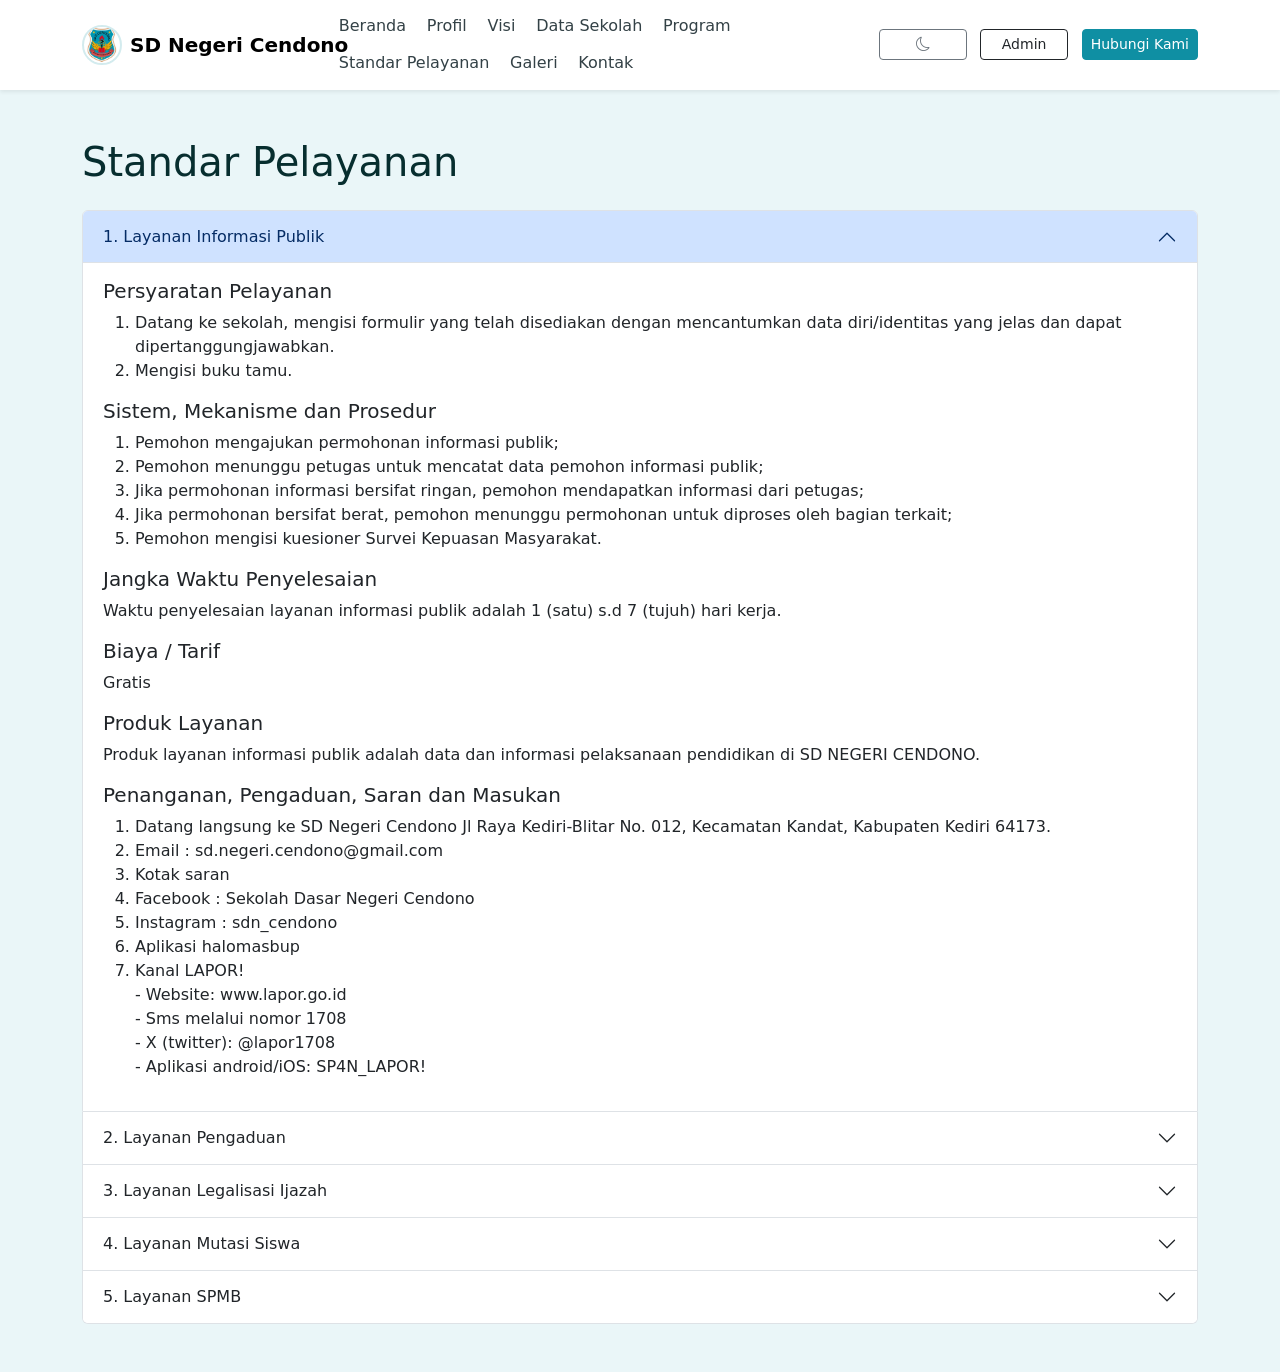
<file: standar.html>
<!doctype html>
<html lang="id">
<head>
  <meta charset="utf-8">
  <meta name="viewport" content="width=device-width, initial-scale=1">
  <title>Standar Pelayanan - SD Negeri Cendono</title>
  <link href="https://cdn.jsdelivr.net/npm/bootstrap@5.3.0/dist/css/bootstrap.min.css" rel="stylesheet">
  <link href="https://cdn.jsdelivr.net/npm/bootstrap-icons@1.10.5/font/bootstrap-icons.css" rel="stylesheet">
  <link href="css/style.css" rel="stylesheet">
  <link href="https://cdnjs.cloudflare.com/ajax/libs/font-awesome/6.4.0/css/all.min.css" rel="stylesheet">
</head>
<body>
  <div id="siteHeader"></div>

  <main class="py-5">
    <div class="container">
      <h1 class="mb-4">Standar Pelayanan</h1>
      <div class="accordion" id="layananAccordion">

        <div class="accordion-item">
          <h2 class="accordion-header" id="headingOne">
            <button class="accordion-button" type="button" data-bs-toggle="collapse" data-bs-target="#collapseOne" aria-expanded="true" aria-controls="collapseOne">
              1. Layanan Informasi Publik
            </button>
          </h2>
          <div id="collapseOne" class="accordion-collapse collapse show" aria-labelledby="headingOne" data-bs-parent="#layananAccordion">
            <div class="accordion-body">
              <h5>Persyaratan Pelayanan</h5>
              <ol>
                <li>Datang ke sekolah, mengisi formulir yang telah disediakan dengan mencantumkan data diri/identitas yang jelas dan dapat dipertanggungjawabkan.</li>
                <li>Mengisi buku tamu.</li>
              </ol>
              <h5>Sistem, Mekanisme dan Prosedur</h5>
              <ol>
                <li>Pemohon mengajukan permohonan informasi publik;</li>
                <li>Pemohon menunggu petugas untuk mencatat data pemohon informasi publik;</li>
                <li>Jika permohonan informasi bersifat ringan, pemohon mendapatkan informasi dari petugas;</li>
                <li>Jika permohonan bersifat berat, pemohon menunggu permohonan untuk diproses oleh bagian terkait;</li>
                <li>Pemohon mengisi kuesioner Survei Kepuasan Masyarakat.</li>
              </ol>
              <h5>Jangka Waktu Penyelesaian</h5>
              <p>Waktu penyelesaian layanan informasi publik adalah 1 (satu) s.d 7 (tujuh) hari kerja.</p>
              <h5>Biaya / Tarif</h5>
              <p>Gratis</p>
              <h5>Produk Layanan</h5>
              <p>Produk layanan informasi publik adalah data dan informasi pelaksanaan pendidikan di SD NEGERI CENDONO.</p>
              <h5>Penanganan, Pengaduan, Saran dan Masukan</h5>
              <ol>
                <li>Datang langsung ke SD Negeri Cendono Jl Raya Kediri-Blitar No. 012, Kecamatan Kandat, Kabupaten Kediri 64173.</li>
                <li>Email : sd.negeri.cendono@gmail.com</li>
                <li>Kotak saran</li>
                <li>Facebook : Sekolah Dasar Negeri Cendono</li>
                <li>Instagram : sdn_cendono</li>
                <li>Aplikasi halomasbup</li>
                <li>Kanal LAPOR!<br>
                  - Website: www.lapor.go.id<br>
                  - Sms melalui nomor 1708<br>
                  - X (twitter): @lapor1708<br>
                  - Aplikasi android/iOS: SP4N_LAPOR!
                </li>
              </ol>
            </div>
          </div>
        </div>

        <div class="accordion-item">
          <h2 class="accordion-header" id="headingTwo">
            <button class="accordion-button collapsed" type="button" data-bs-toggle="collapse" data-bs-target="#collapseTwo" aria-expanded="false" aria-controls="collapseTwo">
              2. Layanan Pengaduan
            </button>
          </h2>
          <div id="collapseTwo" class="accordion-collapse collapse" aria-labelledby="headingTwo" data-bs-parent="#layananAccordion">
            <div class="accordion-body">
              <h5>Persyaratan Pelayanan</h5>
              <ol>
                <li>Datang ke sekolah, mengisi formulir yang telah disediakan dengan mencantumkan data diri/identitas yang jelas dan dapat dipertanggungjawabkan.</li>
                <li>Mengisi buku tamu.</li>
              </ol>
              <h5>Sistem, Mekanisme dan Prosedur</h5>
              <ol>
                <li>Pemohon mengajukan permohonan pengaduan;</li>
                <li>Pemohon menunggu petugas untuk mencatat pengaduan pada buku pengaduan;</li>
                <li>Jika pengaduan bersifat ringan, pemohon langsung mendapatkan tanggapan dari petugas;</li>
                <li>Jika pengaduan bersifat berat, pemohon menunggu permohonan untuk diproses lebih lanjut;</li>
                <li>Pemohon menerima tanggapan atas pengaduan;</li>
                <li>Pemohon mengisi kuesioner Survei Kepuasan Masyarakat.</li>
              </ol>
              <h5>Jangka Waktu Penyelesaian</h5>
              <p>Waktu penyelesaian layanan pengaduan adalah 1 (satu) s.d 7 (tujuh) hari kerja.</p>
              <h5>Biaya / Tarif</h5>
              <p>Gratis</p>
              <h5>Produk Layanan</h5>
              <p>Produk layanan tanggapan atas pengaduan di SD NEGERI CENDONO.</p>
              <h5>Penanganan, Pengaduan, Saran dan Masukan</h5>
              <ol>
                <li>Datang langsung ke SD Negeri Cendono Jl Raya Kediri-Blitar No. 012, Kecamatan Kandat, Kabupaten Kediri 64173.</li>
                <li>Email : sd.negeri.cendono@gmail.com</li>
                <li>Kotak saran</li>
                <li>Facebook : Sekolah Dasar Negeri Cendono</li>
                <li>Instagram : sdn_cendono</li>
                <li>Aplikasi halomasbup</li>
                <li>Kanal LAPOR!<br>
                  - Website: www.lapor.go.id<br>
                  - Sms melalui nomor 1708<br>
                  - X (twitter): @lapor1708<br>
                  - Aplikasi android/iOS: SP4N_LAPOR!
                </li>
              </ol>
            </div>
          </div>
        </div>

        <div class="accordion-item">
          <h2 class="accordion-header" id="headingThree">
            <button class="accordion-button collapsed" type="button" data-bs-toggle="collapse" data-bs-target="#collapseThree" aria-expanded="false" aria-controls="collapseThree">
              3. Layanan Legalisasi Ijazah
            </button>
          </h2>
          <div id="collapseThree" class="accordion-collapse collapse" aria-labelledby="headingThree" data-bs-parent="#layananAccordion">
            <div class="accordion-body">
              <h5>Persyaratan Pelayanan</h5>
              <ol>
                <li>Membawa ijazah asli.</li>
                <li>Membawa fotokopi ijazah yang akan dilegalisasi.</li>
                <li>Mengisi buku tamu.</li>
              </ol>
              <h5>Sistem, Mekanisme dan Prosedur</h5>
              <ol>
                <li>Pemohon mengajukan ijazah asli dan fotokopi ijazah yang akan dilegalisasi;</li>
                <li>Pemohon menunggu petugas untuk mencatat data diri pemohon pada buku tamu;</li>
                <li>Pemohon menunggu petugas melakukan pengecekan keaslian ijazah dengan data milik sekolah;</li>
                <li>Pemohon menunggu petugas mengisi buku daftar legalisasi ijazah;</li>
                <li>Pemohon menunggu petugas memproses legalisasi ijazah;</li>
                <li>Pemohon menerima ijazah yang telah dilegalisasi di ruang tata usaha;</li>
                <li>Pemohon mengisi kuesioner Survei Kepuasan Masyarakat.</li>
              </ol>
              <h5>Jangka Waktu Penyelesaian</h5>
              <p>Waktu penyelesaian layanan adalah 30 menit s.d 1 (satu) hari kerja.</p>
              <h5>Biaya / Tarif</h5>
              <p>Gratis</p>
              <h5>Produk Layanan</h5>
              <p>Produk layanan legalisasi ijazah berupa fotocopy ijazah yang telah dilegalisasi.</p>
              <h5>Penanganan, Pengaduan, Saran dan Masukan</h5>
              <ol>
                <li>Datang langsung ke SD Negeri Cendono Jl Raya Kediri-Blitar No. 012, Kecamatan Kandat, Kabupaten Kediri 64173.</li>
                <li>Email : sd.negeri.cendono@gmail.com</li>
                <li>Kotak saran</li>
                <li>Facebook : Sekolah Dasar Negeri Cendono</li>
                <li>Instagram : sdn_cendono</li>
                <li>Aplikasi halomasbup</li>
                <li>Kanal LAPOR!<br>
                  - Website: www.lapor.go.id<br>
                  - Sms melalui nomor 1708<br>
                  - X (twitter): @lapor1708<br>
                  - Aplikasi android/iOS: SP4N_LAPOR!
                </li>
              </ol>
            </div>
          </div>
        </div>

        <div class="accordion-item">
          <h2 class="accordion-header" id="headingFour">
            <button class="accordion-button collapsed" type="button" data-bs-toggle="collapse" data-bs-target="#collapseFour" aria-expanded="false" aria-controls="collapseFour">
              4. Layanan Mutasi Siswa
            </button>
          </h2>
          <div id="collapseFour" class="accordion-collapse collapse" aria-labelledby="headingFour" data-bs-parent="#layananAccordion">
            <div class="accordion-body">
              <h5>Persyaratan Pelayanan</h5>
              <ol>
                <li>Orang tua/wali mengajukan permohonan mutasi peserta didik.</li>
                <li>Membawa surat keterangan pindah dari sekolah asal (untuk mutasi masuk).</li>
                <li>Membawa surat rekomendasi dari Dinas Pendidikan apabila dipersyaratkan sesuai ketentuan.</li>
                <li>Menyerahkan fotokopi Kartu Keluarga.</li>
                <li>Menyerahkan fotokopi Akta Kelahiran peserta didik.</li>
                <li>Menyerahkan rapor asli dan fotokopi rapor yang telah dilegalisasi.</li>
                <li>Mengisi formulir permohonan mutasi yang telah disediakan sekolah.</li>
              </ol>
              <h5>Sistem, Mekanisme dan Prosedur</h5>
              <ol>
                <li>Orang tua/wali mengajukan permohonan mutasi kepada sekolah.</li>
                <li>Petugas menerima dan memverifikasi kelengkapan persyaratan.</li>
                <li>Kepala Sekolah melakukan telaah terhadap ketersediaan daya tampung dan persyaratan administrasi.</li>
                <li>Apabila persyaratan lengkap dan daya tampung tersedia, permohonan mutasi diproses.</li>
                <li>Sekolah menerbitkan surat keterangan menerima/mengeluarkan mutasi sesuai ketentuan.</li>
                <li>Data peserta didik diperbarui pada aplikasi Dapodik.</li>
                <li>Orang tua/wali menerima dokumen mutasi dan mengisi Survei Kepuasan Masyarakat.</li>
              </ol>
              <h5>Jangka Waktu Penyelesaian</h5>
              <p>Paling lama 2 (dua) hari kerja sejak persyaratan dinyatakan lengkap.</p>
              <h5>Biaya / Tarif</h5>
              <p>Gratis</p>
              <h5>Produk Layanan</h5>
              <p>1. Surat Keterangan Pindah Peserta Didik.<br>2. Surat Keterangan Diterima Mutasi.<br>3. Pembaruan data peserta didik pada administrasi sekolah dan Dapodik.</p>
              <h5>Penanganan, Pengaduan, Saran dan Masukan</h5>
              <ol>
                <li>Datang langsung ke sekolah.</li>
                <li>Email sekolah.</li>
                <li>Kotak saran.</li>
                <li>Nomor telepon/WhatsApp sekolah.</li>
                <li>Media sosial resmi sekolah.</li>
                <li>Kanal SP4N-LAPOR!<br>
                  - Website: www.lapor.go.id<br>
                  - Sms melalui nomor 1708<br>
                  - X (twitter): @lapor1708<br>
                  - Aplikasi android/iOS: SP4N_LAPOR!
                </li>
              </ol>
            </div>
          </div>
        </div>

        <div class="accordion-item">
          <h2 class="accordion-header" id="headingFive">
            <button class="accordion-button collapsed" type="button" data-bs-toggle="collapse" data-bs-target="#collapseFive" aria-expanded="false" aria-controls="collapseFive">
              5. Layanan SPMB
            </button>
          </h2>
          <div id="collapseFive" class="accordion-collapse collapse" aria-labelledby="headingFive" data-bs-parent="#layananAccordion">
            <div class="accordion-body">
              <h5>Persyaratan Pelayanan</h5>
              <ol>
                <li>Mengisi formulir pendaftaran SPMB.</li>
                <li>Fotokopi Akta Kelahiran.</li>
                <li>Fotokopi Kartu Keluarga.</li>
                <li>Pas foto peserta didik sesuai ketentuan.</li>
                <li>Persyaratan lain sesuai jalur penerimaan yang dipilih.</li>
                <li>Dokumen pendukung lainnya sesuai ketentuan SPMB yang berlaku.</li>
              </ol>
              <h5>Sistem, Mekanisme dan Prosedur</h5>
              <ol>
                <li>Orang tua/wali memperoleh informasi pelaksanaan SPMB.</li>
                <li>Mengisi formulir pendaftaran dan menyerahkan persyaratan.</li>
                <li>Petugas memverifikasi kelengkapan berkas.</li>
                <li>Data calon murid diinput ke sistem/aplikasi SPMB.</li>
                <li>Panitia melakukan seleksi sesuai jalur penerimaan dan ketentuan yang berlaku.</li>
                <li>Hasil seleksi diumumkan sesuai jadwal.</li>
                <li>Calon murid yang dinyatakan diterima melakukan daftar ulang.</li>
                <li>Orang tua/wali mengisi Survei Kepuasan Masyarakat.</li>
              </ol>
              <h5>Jangka Waktu Penyelesaian</h5>
              <p>Sesuai jadwal pelaksanaan SPMB yang ditetapkan oleh Dinas Pendidikan.</p>
              <h5>Biaya / Tarif</h5>
              <p>Gratis</p>
              <h5>Produk Layanan</h5>
              <p>1. Bukti pendaftaran SPMB.<br>2. Pengumuman hasil seleksi.<br>3. Penetapan peserta didik baru yang diterima.</p>
              <h5>Penanganan, Pengaduan, Saran dan Masukan</h5>
              <ol>
                <li>Datang langsung ke sekolah.</li>
                <li>Email sekolah.</li>
                <li>Kotak saran.</li>
                <li>Nomor telepon/WhatsApp sekolah.</li>
                <li>Media sosial resmi sekolah.</li>
                <li>Kanal SP4N-LAPOR!<br>
                  - Website: www.lapor.go.id<br>
                  - Sms melalui nomor 1708<br>
                  - X (twitter): @lapor1708<br>
                  - Aplikasi android/iOS: SP4N_LAPOR!
                </li>
              </ol>
            </div>
          </div>
        </div>

      </div>
    </div>
  </main>

  <script>
    function includeSharedLayout(){
      const headerTarget = document.getElementById('siteHeader');
      const footerTarget = document.getElementById('siteFooter');
      if (headerTarget) {
        fetch('components/header.html')
          .then(res => res.text())
          .then(html => { headerTarget.innerHTML = html; });
      }
      if (footerTarget) {
        fetch('components/footer.html')
          .then(res => res.text())
          .then(html => { footerTarget.innerHTML = html; });
      }
    }
    includeSharedLayout();
  </script>
  <script src="https://cdn.jsdelivr.net/npm/bootstrap@5.3.0/dist/js/bootstrap.bundle.min.js"></script>
</body>
</html>
</file>
<file: css/style.css>
:root{
  --primary:#0f8fa3;
  --secondary:#f3b52c;
  --accent:#d92d1f;
  --bg:#eaf6f8;
  --text:#072e2f;
  --glass: rgba(15,143,163,0.16);
  --radius:12px;
}
*{box-sizing:border-box}
body{font-family:'Poppins',system-ui,-apple-system,Segoe UI,Roboto,Helvetica,Arial; background:var(--bg); color:var(--text); -webkit-font-smoothing:antialiased}
a{transition:all .2s;color:var(--primary)}
a:hover{color:var(--accent)}

/* Loading */
#loading-screen{position:fixed;inset:0;background:white;z-index:1050;transition:opacity .3s;}
#loading-screen.hide{opacity:0;pointer-events:none}

/* Hero */
.hero{min-height:68vh;background-image:linear-gradient(120deg, rgba(15,143,163,0.90), rgba(15,143,107,0.60)), url('../assets/hero.jpg');background-size:cover;background-position:center;position:relative;color:#fff}
.hero-overlay{position:absolute;inset:0;background:linear-gradient(135deg, rgba(243,181,44,0.22), rgba(6,64,58,0.18));backdrop-filter: blur(4px)}
.hero .hero-image{width:100%;max-width:520px;display:block;border-radius:24px;box-shadow:0 18px 50px rgba(15,143,163,0.18);object-fit:cover}
.hero .hero-image:hover{transform:translateY(-4px)}
.hero .hero-image, .hero .hero-image:hover{transition:transform .3s ease,box-shadow .3s ease}
.btn-primary{background:var(--primary);border-color:var(--primary)}
.btn-primary:hover{background:#0a6f86}
.btn-warning{background:var(--secondary);border-color:var(--secondary);color:#10222c}
/* Cards */
.card{border-radius:var(--radius)}
.stat-card{border-radius:16px}
.hover-card{transition:transform .25s, box-shadow .25s}
.hover-card:hover{transform:translateY(-6px);box-shadow:0 8px 20px rgba(33,37,41,0.08)}

/* Inline edit visual */
.editable-active{outline:2px dashed rgba(13,110,253,0.45);padding:6px;border-radius:6px}

/* Admin update button */
.admin-update{cursor:pointer}

.section-edit-note{border-radius:12px;font-size:.92rem}

/* Masonry */
.masonry{column-count:4;column-gap:1rem}
.masonry-item{width:100%;display:inline-block;margin:0 0 1rem;cursor:pointer}

/* Lightbox */
.modal-content.bg-transparent{background:transparent}

/* Editor and admin modal visibility */
#editorModal .modal-content,
#adminModal .modal-content{background:#ffffff; color:#072e2f;}
#editorModal .modal-header,
#adminModal .modal-header,
#editorModal .modal-body,
#adminModal .modal-body{background:#ffffff;}
#editorModal .form-control,
#adminModal .form-control{background:#ffffff; color:#072e2f;}
#editorModal .form-label,
#adminModal .form-label{color:#072e2f;}
#editorModal .section-panel{background:#f8f9fa; border:1px solid rgba(15,23,42,0.08); border-radius:16px; padding:1rem; margin-bottom:1rem;}

/* Scroll progress */
#progress{z-index:1060}

/* Buttons ripple */
.btn-ripple{position:relative;overflow:hidden}
.btn-ripple:after{content:'';position:absolute;width:120px;height:120px;background:rgba(255,255,255,0.15);opacity:0;border-radius:50%;transform:scale(0);transition:all .6s}
.btn-ripple:active:after{transform:scale(1);opacity:1;transition:0s}

#mainNav{
  transition:background .3s, box-shadow .3s;
}
#mainNav.nav-scrolled{
  background:#ffffffcc!important;
  backdrop-filter:blur(15px);
  box-shadow:0 10px 35px rgba(15,23,42,0.08);
}
.navbar-brand img{border:2px solid rgba(15,143,163,0.18)}
.navbar-nav{flex-wrap:wrap;justify-content:center;}
.navbar-nav .nav-link{font-weight:500; color:#334146; padding:0.4rem 0.75rem;}
.navbar-nav .nav-link:hover,.navbar-nav .nav-link.active{color:var(--primary)}
.navbar-nav .nav-item{margin:0 0.15rem;}
.navbar-nav .nav-item + .nav-item{margin-left:0.15rem;}
.navbar .btn{min-width:88px; white-space:nowrap;}
@media(min-width:992px){
  .navbar-nav{justify-content:flex-start;}
  .navbar .btn{margin-left:0.35rem;}
}

/* Scroll to top */
#toTop{position:fixed;right:20px;bottom:20px;display:none;z-index:999}

/* Light / Dark */
body.dark{background:#0b1220;color:#e8eef8}
body.dark .card{background:rgba(255,255,255,0.04);border:1px solid rgba(255,255,255,0.04)}
body.dark header .navbar{background:rgba(255,255,255,0.02)}

/* Responsive helpers */
@media(max-width:992px){.masonry{column-count:2}}@media(max-width:576px){.masonry{column-count:1}}

/* Accessibility */
img[alt]{max-width:100%}
</file>
